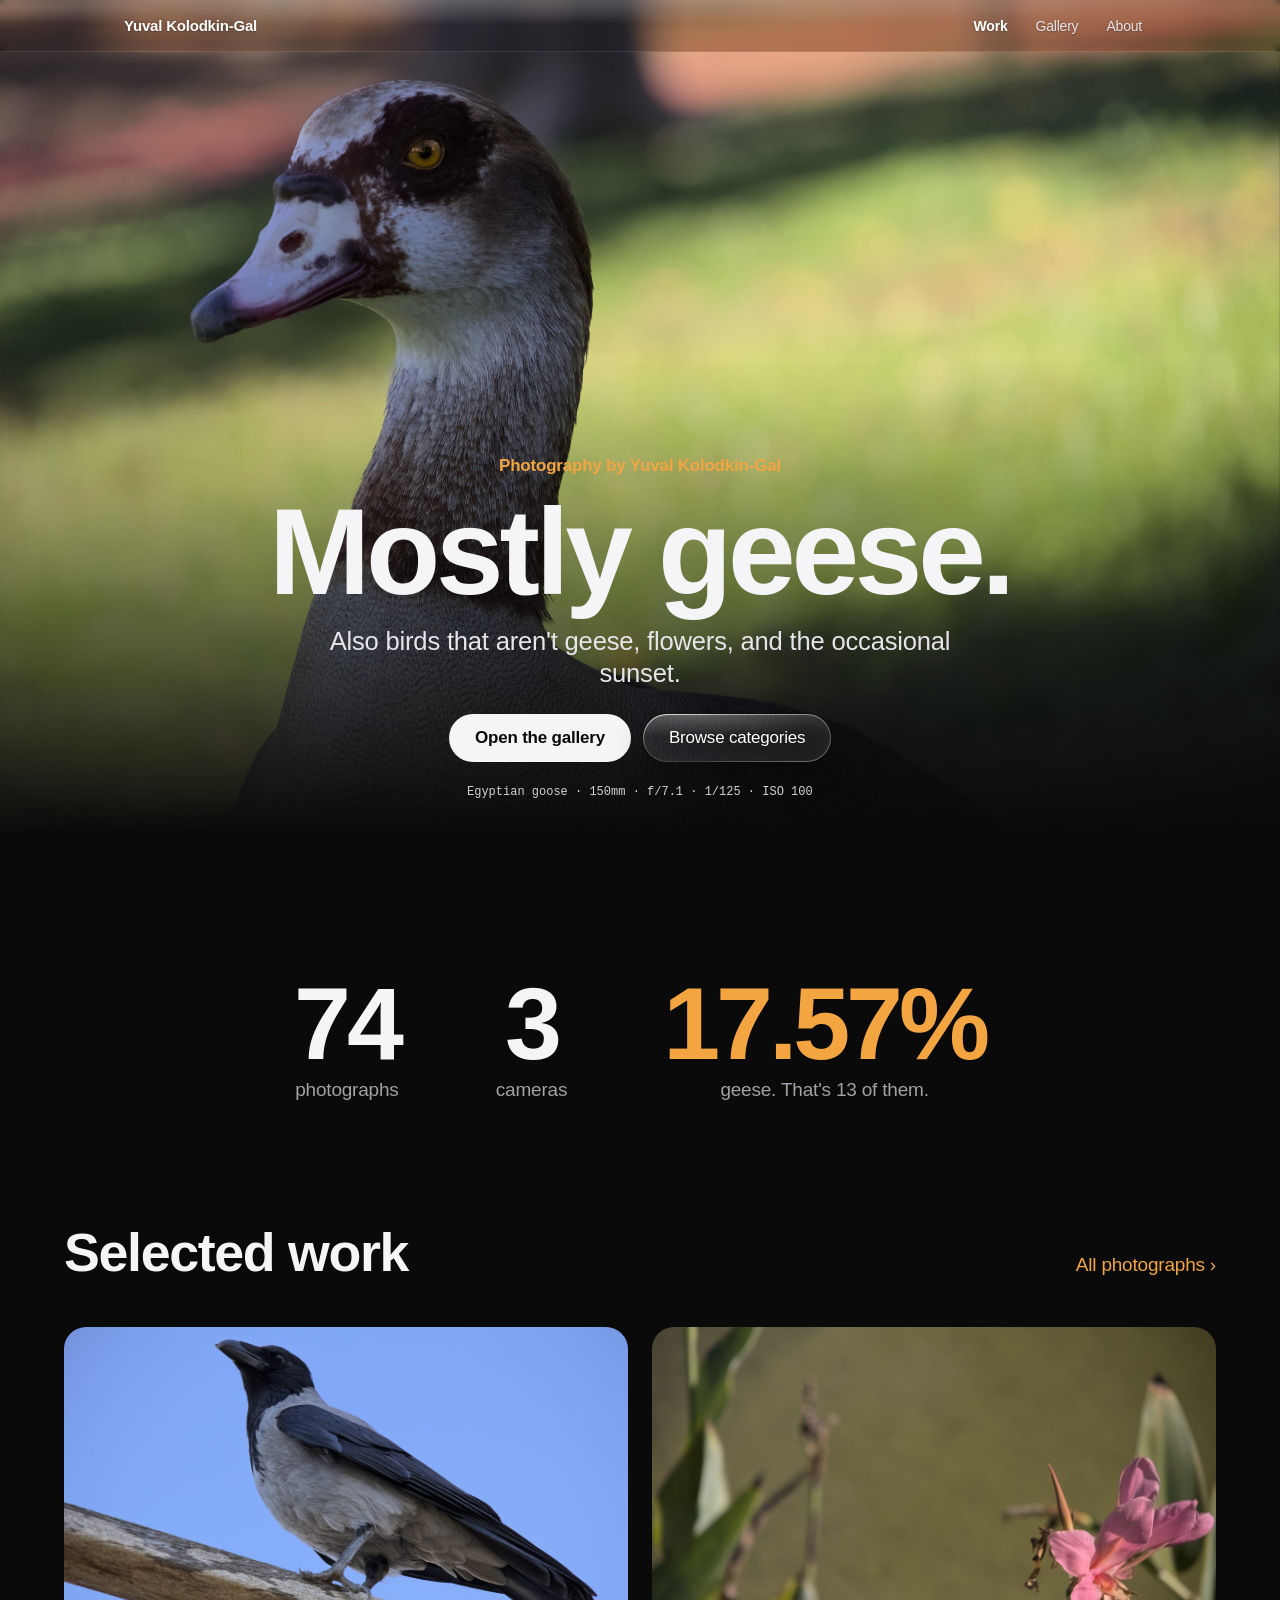
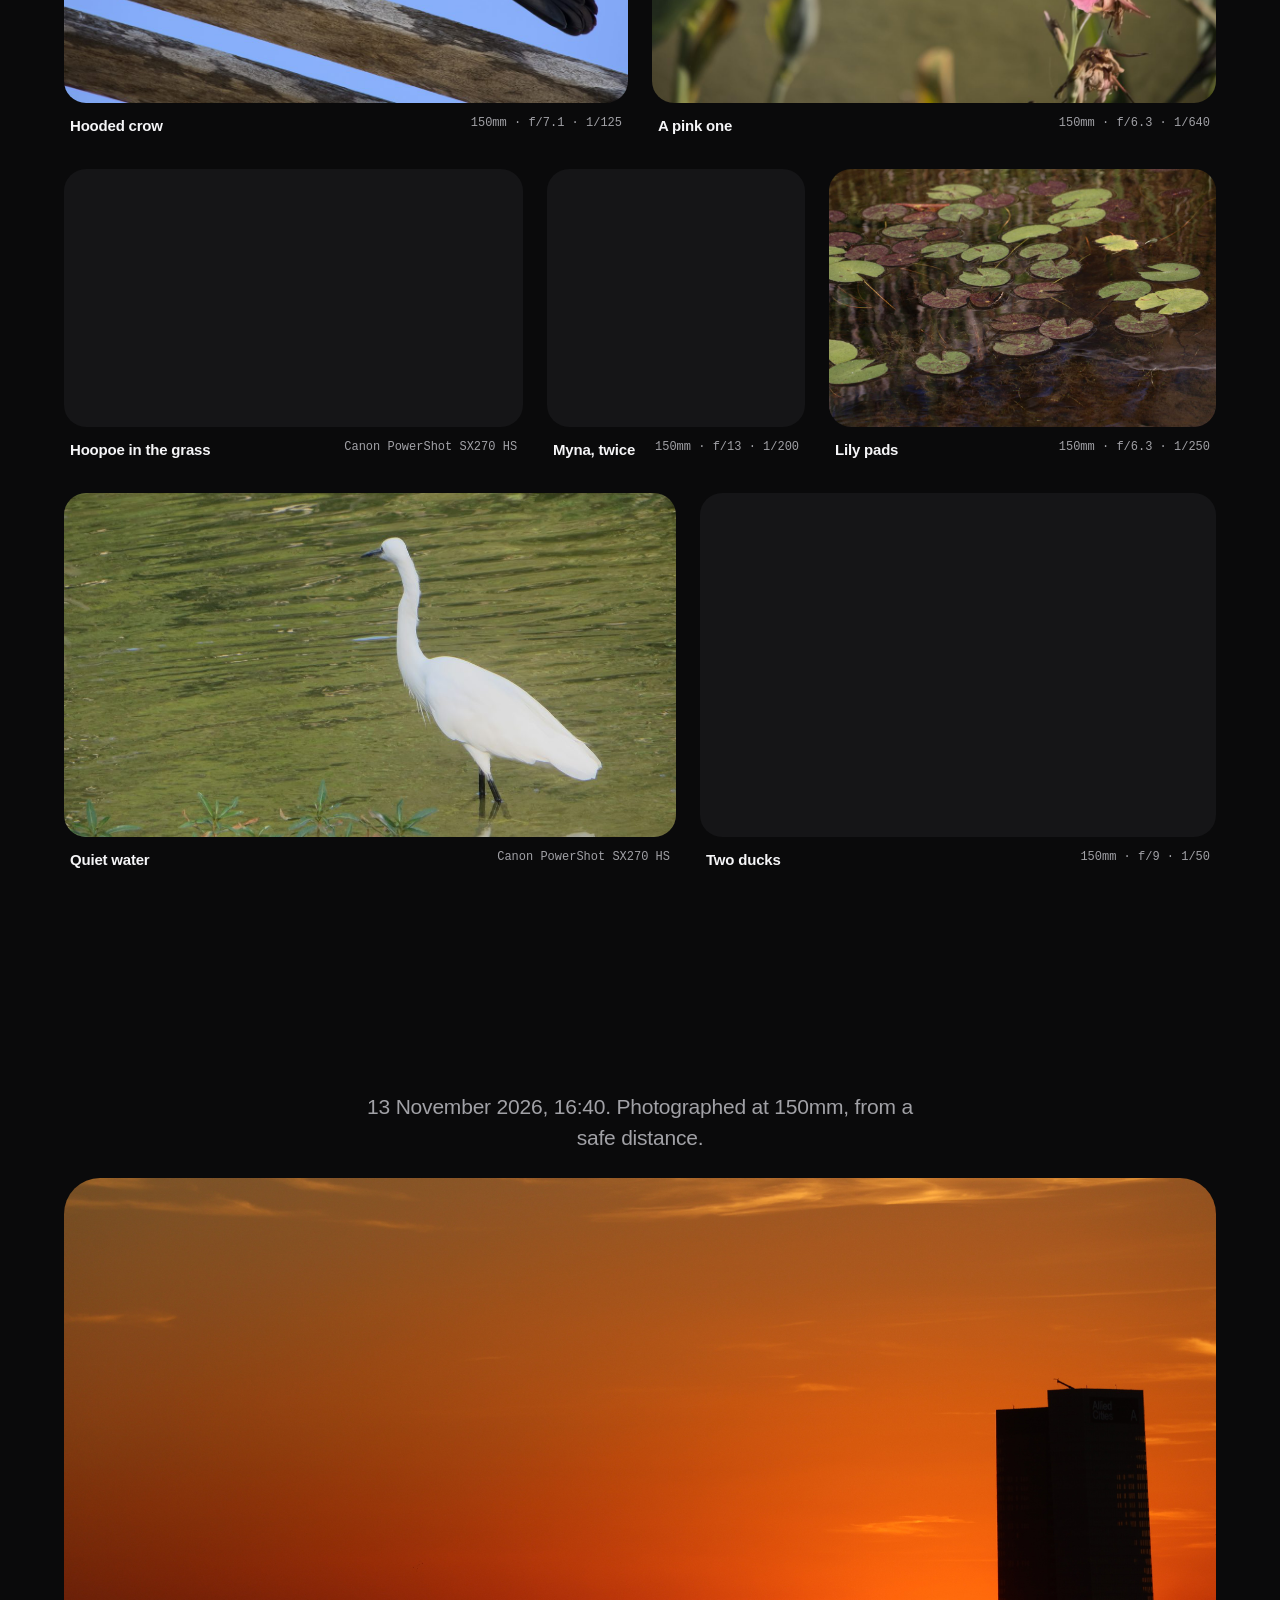
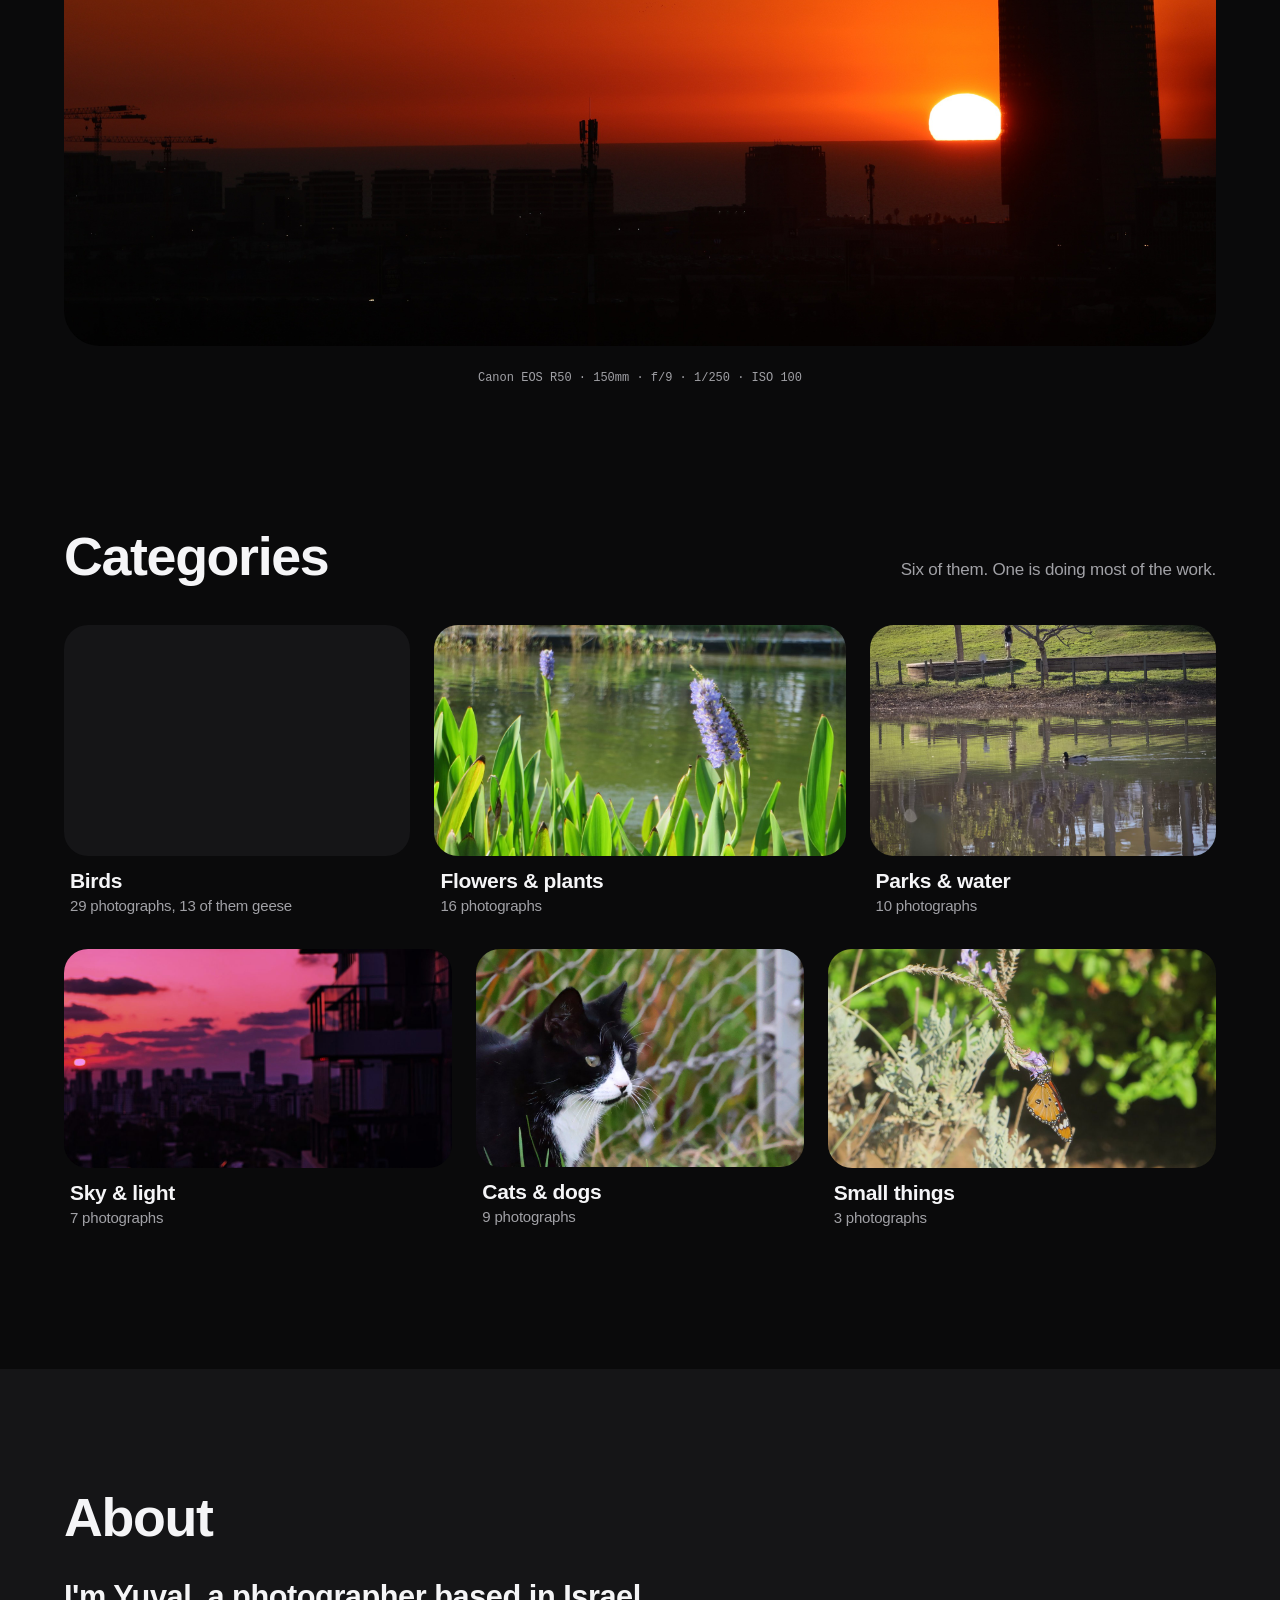
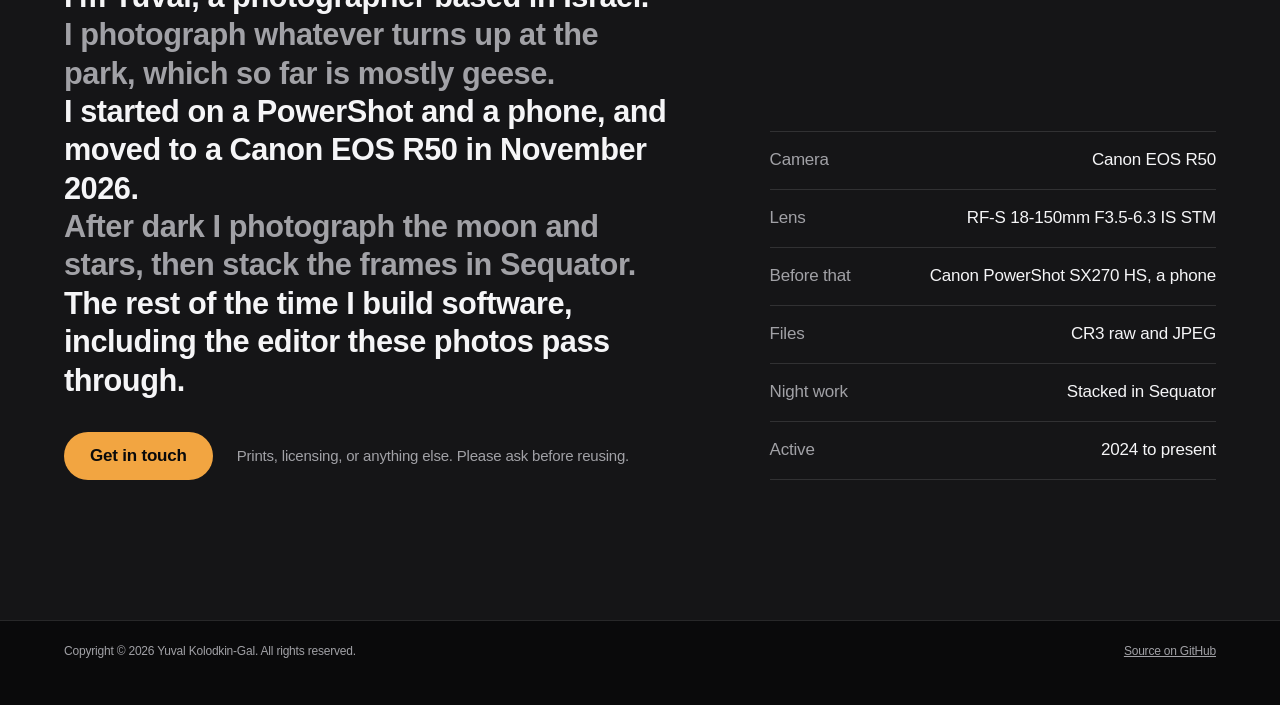
<file: index.html>
<!doctype html>
<html lang="en">
<head>
<meta charset="utf-8">
<meta name="viewport" content="width=device-width, initial-scale=1, viewport-fit=cover">
<title>Yuval Kolodkin-Gal · Photography</title>
<meta name="description" content="Photography by Yuval Kolodkin-Gal. Mostly geese, also birds that aren't geese, flowers, parks and the occasional sunset.">
<meta name="author" content="Yuval Kolodkin-Gal">
<meta name="theme-color" content="#0a0a0b">
<meta property="og:title" content="Yuval Kolodkin-Gal · Photography">
<meta property="og:description" content="Mostly geese.">
<meta property="og:image" content="previews/2026-11-13_geese_0422.jpg">
<link rel="icon" href="previews/2026-11-13_geese_0420.jpg">
<link rel="stylesheet" href="assets/site.css">
</head>
<body class="home" data-page="home">
<a class="skip" href="#main">Skip to content</a>

<nav class="nav glass regular" aria-label="Main">
  <div class="nav-in">
    <a class="brand" href="./">Yuval Kolodkin-Gal</a>
    <div class="nav-links">
      <a href="./" aria-current="page">Work</a>
      <a href="gallery.html">Gallery</a>
      <a href="#about">About</a>
    </div>
  </div>
</nav>
<div class="topbar glass regular">Yuval Kolodkin-Gal</div>

<main id="main">
  <header class="hero">
    <div class="hero-photo">
      <img src="previews/2026-11-13_geese_0422.jpg"
           srcset="previews/2026-11-13_geese_0422.jpg 1200w, photos/canon-eos-r50/2026/2026-11-13_geese_0422.jpg 3840w"
           sizes="100vw" width="3840" height="2560"
           alt="An Egyptian goose in profile against blurred green grass" fetchpriority="high">
    </div>
    <div class="hero-shade"></div>
    <div class="hero-text">
      <span class="eyebrow rise">Photography by Yuval Kolodkin-Gal</span>
      <h1 class="h1 rise d1">Mostly geese.</h1>
      <p class="lede rise d2">Also birds that aren't geese, flowers, and the occasional sunset.</p>
      <div class="hero-actions rise d3">
        <a class="btn primary press" href="gallery.html">Open the gallery</a>
        <a class="btn glass press" href="#categories">Browse categories</a>
      </div>
      <span class="mono hero-exif rise d3">Egyptian goose · 150mm · f/7.1 · 1/125 · ISO 100</span>
    </div>
  </header>

  <section class="stats" id="stats" aria-label="In numbers"></section>

  <section class="section" aria-labelledby="work-title">
    <div class="section-head">
      <h2 class="h2" id="work-title">Selected work</h2>
      <a class="link" href="gallery.html">All photographs ›</a>
    </div>
    <div class="rows" id="work"></div>
  </section>

  <section class="section feature" aria-labelledby="feature-title">
    <h2 class="h2" id="feature-title" data-reveal>The sun, leaving.</h2>
    <p data-reveal>13 November 2026, 16:40. Photographed at 150mm, from a safe distance.</p>
    <div id="feature-photo" style="width:100%"></div>
    <span class="mono muted">Canon EOS R50 · 150mm · f/9 · 1/250 · ISO 100</span>
  </section>

  <section class="section cats" id="categories" aria-labelledby="cats-title">
    <div class="section-head">
      <h2 class="h2" id="cats-title">Categories</h2>
      <span class="muted">Six of them. One is doing most of the work.</span>
    </div>
    <div class="rows" id="cats"></div>
  </section>

  <section class="about" id="about" aria-labelledby="about-title">
    <div class="about-main">
      <h2 class="h2" id="about-title">About</h2>
      <p class="bio" data-reveal>
        <span>I'm Yuval, a photographer based in Israel.</span>
        <span>I photograph whatever turns up at the park, which so far is mostly geese.</span>
        <span>I started on a PowerShot and a phone, and moved to a Canon EOS R50 in November 2026.</span>
        <span>After dark I photograph the moon and stars, then stack the frames in Sequator.</span>
        <span>The rest of the time I build software, including the editor these photos pass through.</span>
      </p>
      <div class="contact">
        <a class="btn accent press" href="https://github.com/yuvalkolodkingal" target="_blank" rel="noopener">Get in touch</a>
        <span>Prints, licensing, or anything else. Please ask before reusing.</span>
      </div>
    </div>
    <dl class="specs" data-reveal>
      <div><dt>Camera</dt><dd>Canon EOS R50</dd></div>
      <div><dt>Lens</dt><dd>RF-S 18-150mm F3.5-6.3 IS STM</dd></div>
      <div><dt>Before that</dt><dd>Canon PowerShot SX270 HS, a phone</dd></div>
      <div><dt>Files</dt><dd>CR3 raw and JPEG</dd></div>
      <div><dt>Night work</dt><dd>Stacked in Sequator</dd></div>
      <div><dt>Active</dt><dd>2024 to present</dd></div>
    </dl>
  </section>
</main>

<footer>
  <span>Copyright © 2026 Yuval Kolodkin-Gal. All rights reserved.</span>
  <a href="https://github.com/yuvalkolodkingal/photography">Source on GitHub</a>
</footer>

<nav class="tabbar glass regular" aria-label="Main">
  <a href="./" aria-current="page"><svg viewBox="0 0 20 20" fill="none" stroke="currentColor" stroke-width="1.6" stroke-linecap="round" stroke-linejoin="round" aria-hidden="true"><rect x="3" y="3" width="6" height="6" rx="1.5"/><rect x="11" y="3" width="6" height="6" rx="1.5"/><rect x="3" y="11" width="6" height="6" rx="1.5"/><rect x="11" y="11" width="6" height="6" rx="1.5"/></svg>Work</a>
  <a href="gallery.html"><svg viewBox="0 0 20 20" fill="none" stroke="currentColor" stroke-width="1.6" stroke-linecap="round" stroke-linejoin="round" aria-hidden="true"><rect x="3" y="4" width="14" height="12" rx="2"/><path d="M3 13l4-4 3 3 2-2 5 5"/></svg>Gallery</a>
  <a href="#about"><svg viewBox="0 0 20 20" fill="none" stroke="currentColor" stroke-width="1.6" stroke-linecap="round" stroke-linejoin="round" aria-hidden="true"><circle cx="10" cy="7" r="3"/><path d="M4 17c0-3 3-5 6-5s6 2 6 5"/></svg>About</a>
</nav>

<script src="data.js"></script>
<script src="assets/site.js"></script>
</body>
</html>
</file>
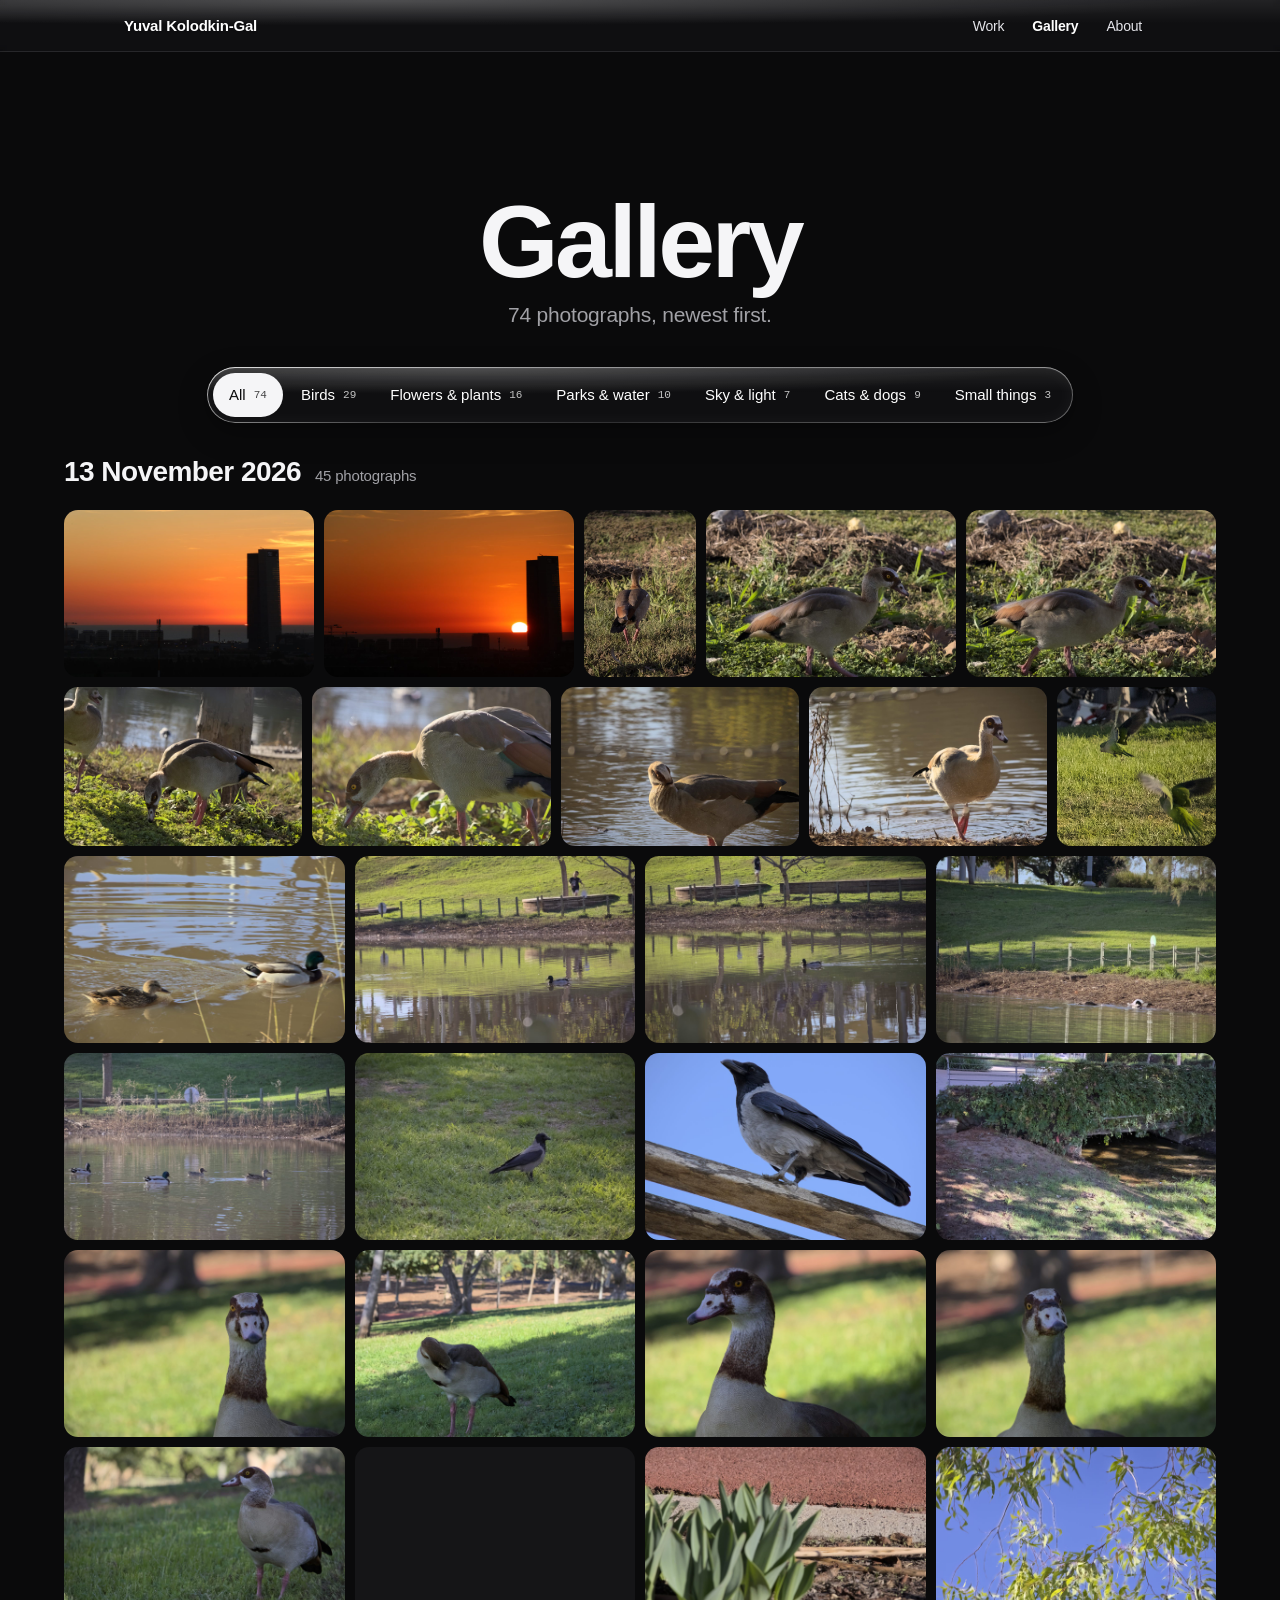
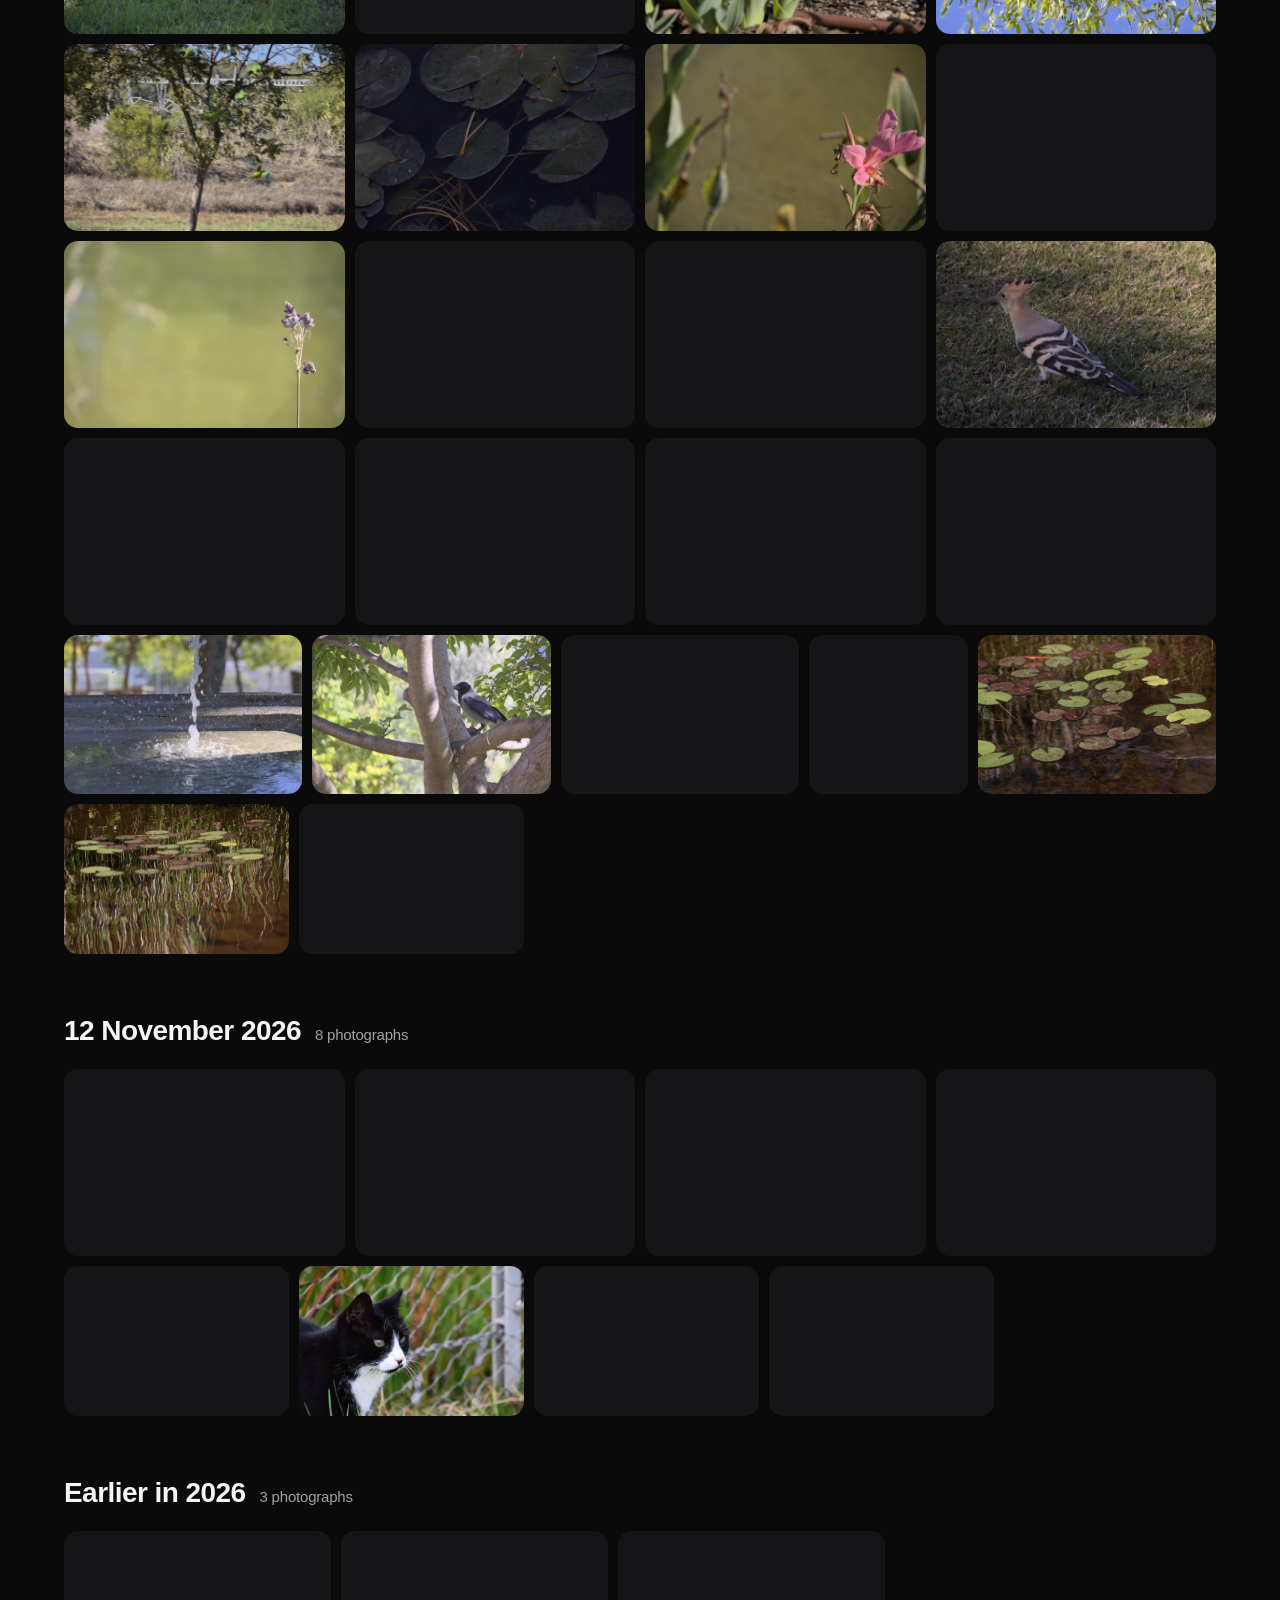
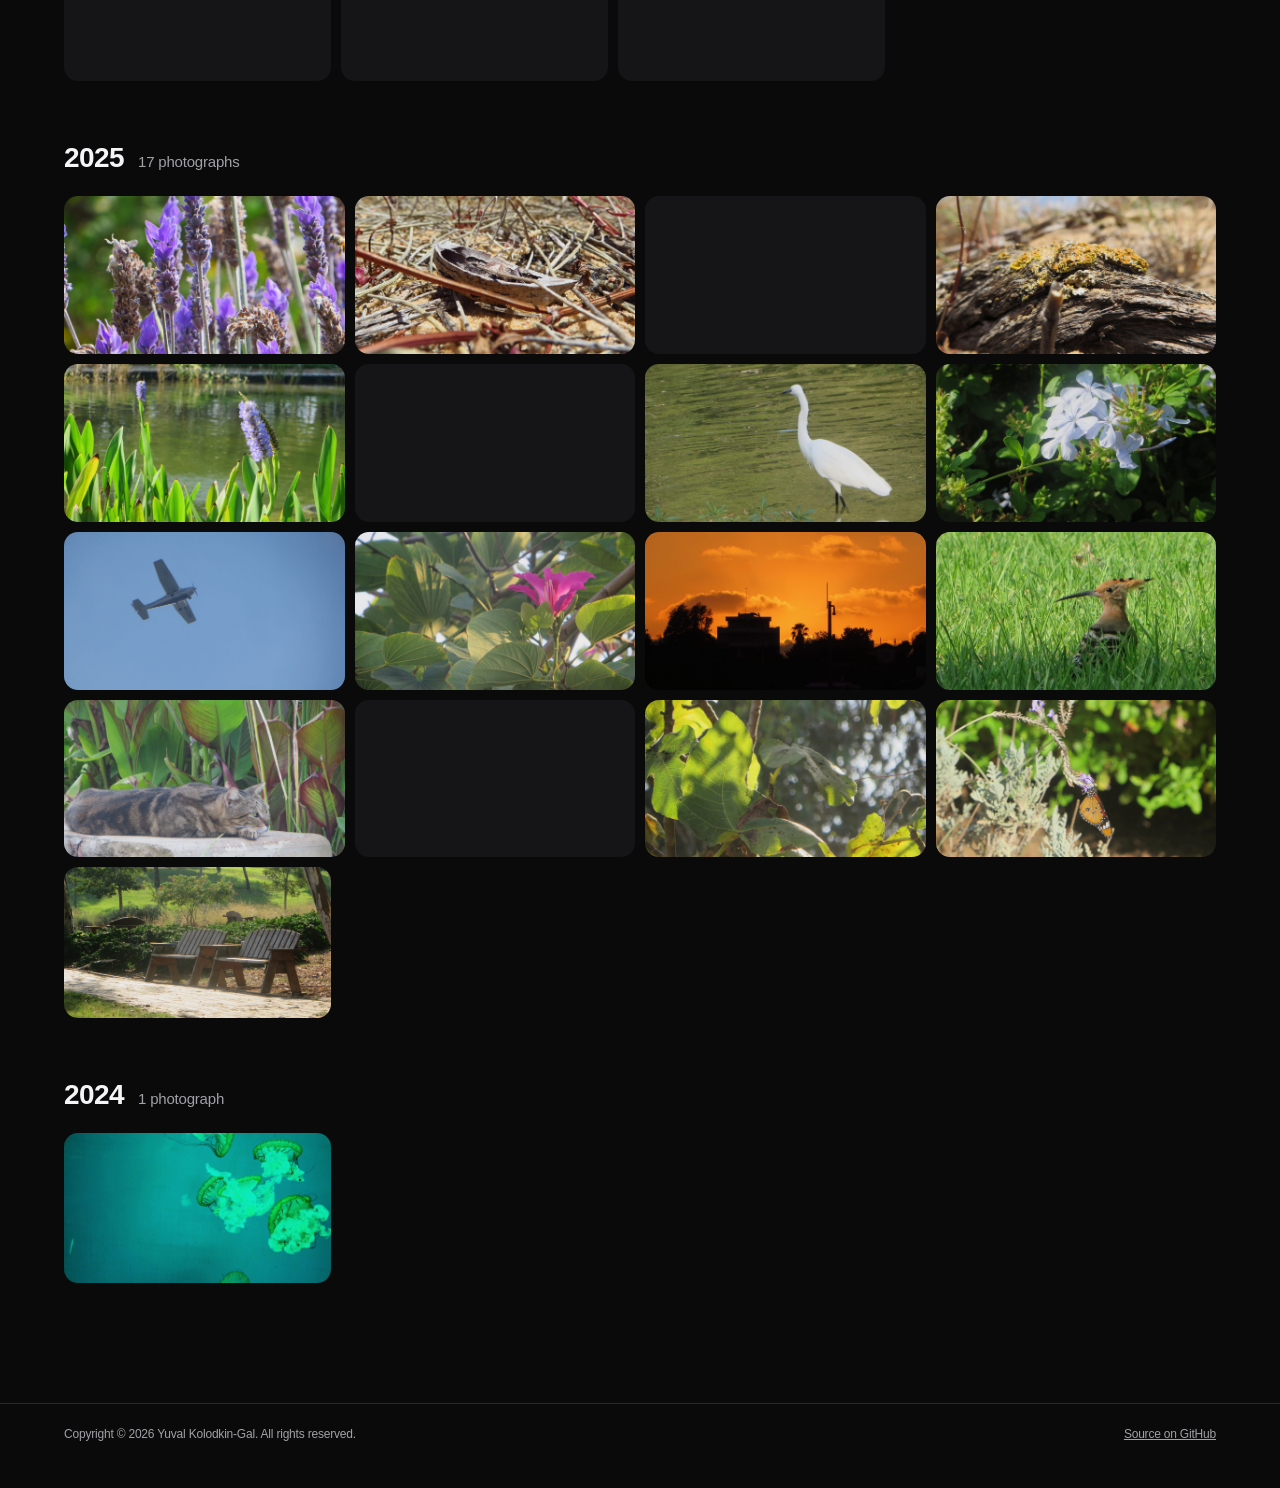
<file: gallery.html>
<!doctype html>
<html lang="en">
<head>
<meta charset="utf-8">
<meta name="viewport" content="width=device-width, initial-scale=1, viewport-fit=cover">
<title>Gallery · Yuval Kolodkin-Gal</title>
<meta name="description" content="Every photograph by Yuval Kolodkin-Gal, newest first, by category.">
<meta name="author" content="Yuval Kolodkin-Gal">
<meta name="theme-color" content="#0a0a0b">
<link rel="icon" href="previews/2026-11-13_geese_0420.jpg">
<link rel="stylesheet" href="assets/site.css">
</head>
<body data-page="gallery">
<a class="skip" href="#main">Skip to content</a>

<nav class="nav glass regular" aria-label="Main">
  <div class="nav-in">
    <a class="brand" href="./">Yuval Kolodkin-Gal</a>
    <div class="nav-links">
      <a href="./">Work</a>
      <a href="gallery.html" aria-current="page">Gallery</a>
      <a href="./#about">About</a>
    </div>
  </div>
</nav>
<div class="topbar glass regular">Yuval Kolodkin-Gal</div>

<main id="main">
  <header class="gallery-head">
    <h1 class="h1 rise" id="heading">Gallery</h1>
    <p class="rise d1" id="sub"></p>
  </header>
  <div class="filters-wrap">
    <div class="filters glass regular" id="filters" role="group" aria-label="Filter by category"></div>
  </div>
  <div class="groups" id="groups"></div>
</main>

<footer>
  <span>Copyright © 2026 Yuval Kolodkin-Gal. All rights reserved.</span>
  <a href="https://github.com/yuvalkolodkingal/photography">Source on GitHub</a>
</footer>

<nav class="tabbar glass regular" aria-label="Main">
  <a href="./"><svg viewBox="0 0 20 20" fill="none" stroke="currentColor" stroke-width="1.6" stroke-linecap="round" stroke-linejoin="round" aria-hidden="true"><rect x="3" y="3" width="6" height="6" rx="1.5"/><rect x="11" y="3" width="6" height="6" rx="1.5"/><rect x="3" y="11" width="6" height="6" rx="1.5"/><rect x="11" y="11" width="6" height="6" rx="1.5"/></svg>Work</a>
  <a href="gallery.html" aria-current="page"><svg viewBox="0 0 20 20" fill="none" stroke="currentColor" stroke-width="1.6" stroke-linecap="round" stroke-linejoin="round" aria-hidden="true"><rect x="3" y="4" width="14" height="12" rx="2"/><path d="M3 13l4-4 3 3 2-2 5 5"/></svg>Gallery</a>
  <a href="./#about"><svg viewBox="0 0 20 20" fill="none" stroke="currentColor" stroke-width="1.6" stroke-linecap="round" stroke-linejoin="round" aria-hidden="true"><circle cx="10" cy="7" r="3"/><path d="M4 17c0-3 3-5 6-5s6 2 6 5"/></svg>About</a>
</nav>

<script src="data.js"></script>
<script src="assets/site.js"></script>
</body>
</html>
</file>
<file: assets/site.css>
:root {
  color-scheme: dark;
  --bg: #0a0a0b;
  --panel: #151517;
  --fg: #f5f5f7;
  --muted: #a1a1a6;
  --line: rgba(255, 255, 255, 0.12);
  --accent: #f2a541;
  --pad: clamp(20px, 5vw, 72px);
  --ease: cubic-bezier(0.2, 0.7, 0.1, 1);
  --sans: -apple-system, BlinkMacSystemFont, "SF Pro Text", "Segoe UI", Roboto, "Helvetica Neue", Arial, sans-serif;
  --display: -apple-system, BlinkMacSystemFont, "SF Pro Display", "Segoe UI", Roboto, "Helvetica Neue", Arial, sans-serif;
  --mono: ui-monospace, "SF Mono", Menlo, Consolas, monospace;
}

* { box-sizing: border-box; }
html { scroll-behavior: smooth; -webkit-text-size-adjust: 100%; }
body {
  margin: 0;
  background: var(--bg);
  color: var(--fg);
  font: 17px/1.47 var(--sans);
  -webkit-font-smoothing: antialiased;
  letter-spacing: -0.012em;
}
body.locked { overflow: hidden; }
a { color: inherit; }
img { display: block; max-width: 100%; }
button { font: inherit; color: inherit; }
:focus-visible { outline: 2px solid var(--accent); outline-offset: 3px; }
.skip { position: absolute; left: 12px; top: -60px; z-index: 50; padding: 10px 16px; border-radius: 12px; background: var(--fg); color: var(--bg); text-decoration: none; }
.skip:focus { top: 12px; }

/* ---------- glass ---------- */

.glass {
  position: relative;
  isolation: isolate;
  background: rgba(255, 255, 255, 0.07);
  -webkit-backdrop-filter: blur(14px) saturate(180%) brightness(1.06);
  backdrop-filter: blur(14px) saturate(180%) brightness(1.06);
  box-shadow:
    inset 0 1px 1px rgba(255, 255, 255, 0.42),
    inset 0 -1px 1px rgba(255, 255, 255, 0.1),
    inset 0 0 18px rgba(255, 255, 255, 0.05),
    0 10px 30px rgba(0, 0, 0, 0.28),
    0 2px 6px rgba(0, 0, 0, 0.18);
  color: #fff;
}
.glass.regular { background: rgba(28, 28, 30, 0.34); }
.glass { text-shadow: 0 1px 2px rgba(0, 0, 0, 0.3); }
.btn.primary, .btn.accent, .chip[aria-pressed="true"] { text-shadow: none; }
.glass::before,
.glass::after {
  content: "";
  position: absolute;
  inset: 0;
  border-radius: inherit;
  pointer-events: none;
  z-index: -1;
}
/* rim light: brightest where the light hits, fading round the edge */
.glass::before {
  padding: 1px;
  background: linear-gradient(
    var(--rim-angle, 160deg),
    rgba(255, 255, 255, 0.75),
    rgba(255, 255, 255, 0.14) 32%,
    rgba(255, 255, 255, 0.04) 55%,
    rgba(255, 255, 255, 0.32) 100%
  );
  -webkit-mask: linear-gradient(#000 0 0) content-box, linear-gradient(#000 0 0);
  -webkit-mask-composite: xor;
  mask: linear-gradient(#000 0 0) content-box exclude, linear-gradient(#000 0 0);
}
/* specular sheen that follows the pointer */
.glass::after {
  background:
    radial-gradient(120% 90% at var(--lx, 30%) var(--ly, 0%), rgba(255, 255, 255, 0.2), rgba(255, 255, 255, 0) 55%),
    linear-gradient(180deg, rgba(255, 255, 255, 0.08), rgba(255, 255, 255, 0) 45%);
  transition: background-position 0.4s var(--ease);
}
html.refract .glass {
  -webkit-backdrop-filter: var(--refract);
  backdrop-filter: var(--refract);
}

@media (prefers-reduced-transparency: reduce) {
  .glass, html.refract .glass { background: #1c1c1e; -webkit-backdrop-filter: none; backdrop-filter: none; }
  .glass::after { display: none; }
}
@media (prefers-contrast: more) {
  .glass, html.refract .glass { background: #000; -webkit-backdrop-filter: none; backdrop-filter: none; box-shadow: 0 0 0 1px #fff; }
  .glass::before, .glass::after { display: none; }
}

/* ---------- motion helpers ---------- */

.press { transition: transform 0.3s var(--ease); }
.press:active { transform: scale(0.96); transition-duration: 0.1s; }
@media (hover: hover) { .press:hover { transform: scale(1.03); } .press:hover:active { transform: scale(0.96); } }

.tile { display: block; overflow: hidden; border-radius: 22px; background: var(--panel); transform: translateZ(0); }
.tile img { width: 100%; height: auto; transition: transform 0.9s var(--ease); }
@media (hover: hover) { .tile:hover img { transform: scale(1.045); } }

.reveal { opacity: 0; transform: translateY(32px) scale(0.97); transition: opacity 0.9s var(--ease), transform 1.1s var(--ease); }
.reveal.in { opacity: 1; transform: none; }

@keyframes rise { from { opacity: 0; transform: translateY(26px) scale(0.98); } to { opacity: 1; transform: none; } }
@keyframes settle { from { transform: scale(1.12); } to { transform: scale(1); } }
.rise { animation: rise 1s var(--ease) both; }
.rise.d1 { animation-delay: 0.12s; }
.rise.d2 { animation-delay: 0.24s; }
.rise.d3 { animation-delay: 0.36s; }

/* ---------- nav ---------- */

.nav {
  position: sticky;
  top: 0;
  z-index: 20;
  border-radius: 0;
  box-shadow: inset 0 -1px 0 rgba(255, 255, 255, 0.1);
}
.nav::before { display: none; }
.nav-in { max-width: 1080px; margin: 0 auto; padding: 4px 24px; display: flex; align-items: center; justify-content: space-between; gap: 16px; min-height: 52px; }
.brand { font-weight: 600; font-size: 15px; text-decoration: none; white-space: nowrap; }
.nav-links { display: flex; }
.nav-links a { display: flex; align-items: center; height: 44px; padding: 0 14px; font-size: 14px; text-decoration: none; color: #e5e5ea; transition: color 0.2s; }
.nav-links a:hover, .nav-links a[aria-current="page"] { color: #fff; }
.nav-links a[aria-current="page"] { font-weight: 600; }
.home .nav { margin-bottom: -52px; }

.tabbar { display: none; }

/* ---------- type ---------- */

.eyebrow { font-weight: 600; font-size: 17px; color: var(--accent); }
.h1 { margin: 0; font-family: var(--display); font-weight: 700; font-size: clamp(56px, 9.5vw, 136px); line-height: 0.98; letter-spacing: -0.035em; }
.h2 { margin: 0; font-family: var(--display); font-weight: 600; font-size: clamp(32px, 4.2vw, 56px); line-height: 1.06; letter-spacing: -0.025em; }
.lede { margin: 0; font-size: clamp(19px, 2vw, 26px); font-weight: 500; line-height: 1.25; color: #e5e5ea; }
.mono { font-family: var(--mono); font-size: 12px; letter-spacing: 0; }
.muted { color: var(--muted); }
.section { padding: 0 var(--pad) 140px; }
.section-head { display: flex; flex-wrap: wrap; justify-content: space-between; align-items: baseline; gap: 12px 24px; padding-bottom: 40px; }
.section-head .link { display: flex; align-items: center; min-height: 44px; font-size: 19px; color: var(--accent); text-decoration: none; }
.section-head .link:hover { text-decoration: underline; }

/* ---------- buttons ---------- */

.btn { display: inline-flex; align-items: center; justify-content: center; height: 48px; padding: 0 26px; border-radius: 24px; border: 0; font-size: 17px; font-weight: 500; text-decoration: none; cursor: pointer; white-space: nowrap; }
.btn.primary { background: var(--fg); color: var(--bg); font-weight: 600; }
.btn.accent { background: var(--accent); color: #0a0a0b; font-weight: 600; }
.btn.glass { font-weight: 500; }

/* ---------- hero ---------- */

.hero { position: relative; }
.hero-photo { overflow: hidden; }
.hero-photo img { width: 100%; height: auto; animation: settle 1.8s var(--ease) both; }
.hero-shade { position: absolute; left: 0; right: 0; bottom: 0; height: 58%; background: linear-gradient(to top, var(--bg) 4%, rgba(10, 10, 11, 0)); pointer-events: none; }
.hero-text { position: absolute; left: 0; right: 0; bottom: 52px; padding: 0 var(--pad); display: flex; flex-direction: column; align-items: center; gap: 14px; text-align: center; }
.hero-text .lede { max-width: 640px; }
.hero-actions { display: flex; flex-wrap: wrap; justify-content: center; gap: 12px; padding-top: 10px; }
.hero-exif { color: #d1d1d6; padding-top: 8px; }

/* ---------- stats ---------- */

.stats { display: flex; flex-wrap: wrap; justify-content: center; gap: 40px 96px; padding: 120px var(--pad); text-align: center; }
.stat b { display: block; font-family: var(--display); font-weight: 700; font-size: clamp(64px, 8vw, 112px); line-height: 1; letter-spacing: -0.04em; }
.stat span { font-size: 19px; color: var(--muted); }
.stat.hl b { color: var(--accent); }

/* ---------- justified rows ---------- */

.rows { display: flex; flex-direction: column; gap: 32px; }
.row { display: flex; flex-wrap: wrap; gap: 24px; }
.row > * { min-width: 0; }
.work-item { margin: 0; }
.work-item figcaption { display: flex; flex-wrap: wrap; justify-content: space-between; gap: 2px 16px; padding: 12px 6px 0; }
.work-item figcaption b { font-size: 15px; font-weight: 600; }
.work-item button { all: unset; display: block; width: 100%; cursor: zoom-in; border-radius: 22px; }
.work-item button:focus-visible { outline: 2px solid var(--accent); outline-offset: 3px; }

/* ---------- feature ---------- */

.feature { display: flex; flex-direction: column; align-items: center; gap: 24px; text-align: center; }
.feature p { margin: 0; font-size: 21px; color: var(--muted); max-width: 560px; }
.feature .tile { width: 100%; border-radius: 36px; }
.feature button { all: unset; display: block; width: 100%; cursor: zoom-in; border-radius: 36px; }
@supports (animation-timeline: view()) {
  @keyframes grow { from { transform: scale(0.84); } to { transform: scale(1); } }
  .feature .grow { animation: grow linear both; animation-timeline: view(); animation-range: entry 0% cover 45%; }
}

/* ---------- categories ---------- */

.cat { display: flex; flex-direction: column; gap: 12px; text-decoration: none; }
.cat .tile { border-radius: 24px; }
.cat-name { padding: 0 6px; display: flex; flex-direction: column; gap: 2px; }
.cat-name b { font-size: 21px; font-weight: 600; letter-spacing: -0.015em; line-height: 1.2; }
.cat-name span { font-size: 15px; color: var(--muted); }

/* ---------- about ---------- */

.about { display: flex; flex-wrap: wrap; gap: 56px 96px; padding: 120px var(--pad) 140px; background: var(--panel); scroll-margin-top: 40px; }
.about-main { flex: 3 1 420px; display: flex; flex-direction: column; gap: 32px; align-items: flex-start; }
.bio { margin: 0; font-weight: 600; font-size: clamp(22px, 2.4vw, 32px); line-height: 1.25; letter-spacing: -0.015em; max-width: 680px; }
.bio span { display: block; }
.bio span:nth-child(even) { color: var(--muted); }
.contact { display: flex; flex-wrap: wrap; align-items: center; gap: 12px 24px; }
.contact span { font-size: 15px; color: var(--muted); }
.specs { flex: 2 1 320px; margin: 0; align-self: flex-end; border-bottom: 1px solid var(--line); }
.specs div { display: flex; justify-content: space-between; gap: 24px; padding: 16px 0; border-top: 1px solid var(--line); }
.specs dt { color: var(--muted); }
.specs dd { margin: 0; text-align: right; }

footer { display: flex; flex-wrap: wrap; justify-content: space-between; gap: 8px 24px; padding: 22px var(--pad) 44px; border-top: 1px solid var(--line); font-size: 12px; color: var(--muted); }
footer a { color: var(--muted); }

/* ---------- gallery ---------- */

.gallery-head { display: flex; flex-direction: column; align-items: center; gap: 8px; padding: 140px var(--pad) 36px; text-align: center; }
.gallery-head .h1 { font-size: clamp(48px, 8vw, 104px); text-transform: none; }
.gallery-head p { margin: 0; font-size: 21px; color: var(--muted); }
.filters-wrap { position: sticky; top: 64px; z-index: 15; display: flex; justify-content: center; padding: 0 var(--pad) 28px; pointer-events: none; }
.filters { display: flex; flex-wrap: wrap; justify-content: center; gap: 2px; padding: 6px; border-radius: 30px; pointer-events: auto; }
.chip { display: flex; align-items: center; gap: 8px; height: 44px; padding: 0 16px; border: 0; border-radius: 22px; background: transparent; color: #fff; font-size: 15px; font-weight: 500; white-space: nowrap; cursor: pointer; transition: background 0.35s var(--ease), color 0.35s var(--ease), transform 0.3s var(--ease); }
.chip .mono { font-size: 11px; opacity: 0.75; }
.chip[aria-pressed="true"] { background: var(--fg); color: var(--bg); }
.chip:active { transform: scale(0.95); }
.groups { display: flex; flex-direction: column; gap: 56px; padding: 0 var(--pad) 120px; }
.group-title { display: flex; align-items: baseline; gap: 14px; padding-bottom: 18px; }
.group-title h2 { margin: 0; font-family: var(--display); font-size: 28px; font-weight: 600; letter-spacing: -0.02em; }
.group-title span { font-size: 15px; color: var(--muted); }
.just { display: flex; flex-wrap: wrap; gap: 10px; }
.just::after { content: ""; flex-grow: 1e6; }
.just button { all: unset; display: block; cursor: zoom-in; border-radius: 14px; }
.just button:focus-visible { outline: 2px solid var(--accent); outline-offset: 3px; }
.just .tile { border-radius: 14px; }
.groups.swap { animation: rise 0.6s var(--ease) both; }

/* ---------- lightbox ---------- */

.lb { position: fixed; inset: 0; z-index: 40; }
.lb[hidden] { display: none; }
.lb-backdrop { position: absolute; inset: 0; background: rgba(6, 6, 7, 0.94); }
.lb-stage { position: absolute; inset: 92px 92px 150px; display: flex; align-items: center; justify-content: center; touch-action: none; }
.lb-img { max-width: 100%; max-height: 100%; width: auto; height: auto; border-radius: 18px; user-select: none; -webkit-user-drag: none; will-change: transform; }
.lb-top { position: absolute; top: 24px; left: 24px; right: 24px; display: flex; justify-content: space-between; align-items: center; pointer-events: none; }
.lb-top > * { pointer-events: auto; }
.round { display: flex; align-items: center; justify-content: center; width: 52px; height: 52px; border: 0; border-radius: 26px; cursor: pointer; }
.round svg { width: 20px; height: 20px; }
.lb-count { display: flex; align-items: center; gap: 14px; height: 52px; padding: 0 24px; border-radius: 26px; }
.lb-count b { font-weight: 600; }
.lb-prev, .lb-next { position: absolute; top: calc(50% - 26px - 29px); }
.lb-prev { left: 24px; }
.lb-next { right: 24px; }
.lb-info { position: absolute; left: 24px; right: 24px; bottom: 24px; display: flex; align-items: center; justify-content: space-between; gap: 24px 32px; padding: 18px 18px 18px 30px; border-radius: 36px; }
.lb-title h2 { margin: 0; font-family: var(--display); font-size: 24px; font-weight: 600; letter-spacing: -0.02em; }
.lb-title p { margin: 0; font-size: 14px; color: #d1d1d6; }
.lb-exif { display: flex; gap: 32px; margin: 0; }
.lb-exif div { display: flex; flex-direction: column; gap: 2px; }
.lb-exif dt { font-size: 12px; color: #d1d1d6; }
.lb-exif dd { margin: 0; font-family: var(--mono); font-size: 14px; }
.lb-actions { display: flex; gap: 8px; }
.lb-actions .btn.glass { background: rgba(255, 255, 255, 0.14); }

/* ---------- small screens ---------- */

@media (max-width: 1100px) {
  .lb-exif { display: none; }
}

@media (max-width: 760px) {
  body { font-size: 16px; }
  .nav { display: none; }
  .home .nav { margin-bottom: 0; }
  .topbar { position: sticky; top: 0; z-index: 20; display: flex; align-items: center; justify-content: center; height: 48px; font-weight: 600; font-size: 15px; border-radius: 0; box-shadow: inset 0 -1px 0 rgba(255, 255, 255, 0.1); }
  .topbar::before { display: none; }
  .tabbar { position: fixed; left: 16px; right: 16px; bottom: max(16px, env(safe-area-inset-bottom)); z-index: 30; display: flex; gap: 2px; padding: 6px; border-radius: 32px; }
  .tabbar a { flex: 1; display: flex; flex-direction: column; align-items: center; justify-content: center; gap: 2px; height: 52px; border-radius: 26px; font-size: 11px; font-weight: 600; text-decoration: none; transition: background 0.3s var(--ease); }
  .tabbar a[aria-current="page"] { background: rgba(255, 255, 255, 0.2); }
  .tabbar svg { width: 20px; height: 20px; }

  .hero { padding-top: 40px; display: flex; flex-direction: column; gap: 28px; }
  .hero-shade { display: none; }
  .hero-text { position: static; order: -1; padding: 0 20px; gap: 10px; }
  .hero-text .h1 { font-size: 64px; }
  .hero-photo { margin: 0 16px; border-radius: 22px; }
  .hero-exif { padding-top: 0; }
  .hero-actions .btn.glass { display: none; }

  .stats { flex-direction: column; align-items: center; gap: 36px; padding: 64px 20px 72px; }
  .stat b { font-size: 80px; }

  .section { padding: 0 16px 80px; }
  .section-head { flex-direction: column; align-items: center; gap: 0; padding-bottom: 24px; text-align: center; }
  .section-head .h2 { font-size: 34px; }
  .section-head .link, .section-head span { font-size: 17px; }
  .rows { gap: 28px; }
  .row { flex-direction: column; gap: 28px; }
  .work-item figcaption { flex-direction: column; align-items: center; text-align: center; }
  .feature p { font-size: 17px; }
  .feature .tile, .feature button { border-radius: 22px; }

  .cats .row { flex-direction: row; flex-wrap: nowrap; gap: 12px; }
  .cats .rows { gap: 24px; }
  .cat-name b { font-size: 16px; }
  .cat-name span { font-size: 13px; }

  .about { flex-direction: column; gap: 32px; padding: 64px 20px 72px; text-align: center; }
  .about-main { align-items: stretch; gap: 24px; }
  .bio { font-size: 22px; }
  .contact { flex-direction: column; }
  .contact .btn { width: 100%; }
  .specs { align-self: stretch; text-align: left; font-size: 15px; }
  footer { justify-content: center; text-align: center; padding-bottom: 110px; }

  .gallery-head { padding: 40px 20px 12px; }
  .gallery-head .h1 { font-size: 48px; }
  .gallery-head p { font-size: 16px; }
  .filters-wrap { top: 56px; padding: 0 12px 16px; }
  .filters { flex-wrap: nowrap; justify-content: flex-start; overflow-x: auto; scrollbar-width: none; max-width: 100%; }
  .filters::-webkit-scrollbar { display: none; }
  .chip { flex: none; }
  .groups { gap: 28px; padding: 0 12px 110px; }
  .group-title { justify-content: center; padding-bottom: 10px; }
  .group-title h2 { font-size: 22px; }
  .just { gap: 6px; }
  .just .tile, .just button { border-radius: 10px; }

  .lb-stage { inset: 76px 12px 250px; }
  .lb-top { top: 16px; left: 16px; right: 16px; }
  .lb-top .round { width: 44px; height: 44px; }
  .lb-count { height: 44px; padding: 0 18px; }
  .lb-count b { display: none; }
  .lb-prev, .lb-next { display: none; }
  .lb-info { left: 12px; right: 12px; bottom: 16px; flex-direction: column; align-items: stretch; gap: 16px; padding: 22px 20px 20px; text-align: center; }
  .lb-exif { display: grid; grid-template-columns: repeat(4, minmax(0, 1fr)); gap: 8px; }
  .lb-exif .cam { display: none; }
  .lb-actions { display: grid; grid-template-columns: 1fr 1fr; }
}

@media (min-width: 761px) {
  .topbar { display: none; }
}

@media (prefers-reduced-motion: reduce) {
  html { scroll-behavior: auto; }
  .rise, .hero-photo img, .groups.swap, .feature .grow { animation: none; }
  .reveal { opacity: 1; transform: none; transition: none; }
  .tile img, .press, .chip { transition: none; }
  .tile:hover img, .press:hover, .press:active { transform: none; }
}
</file>
